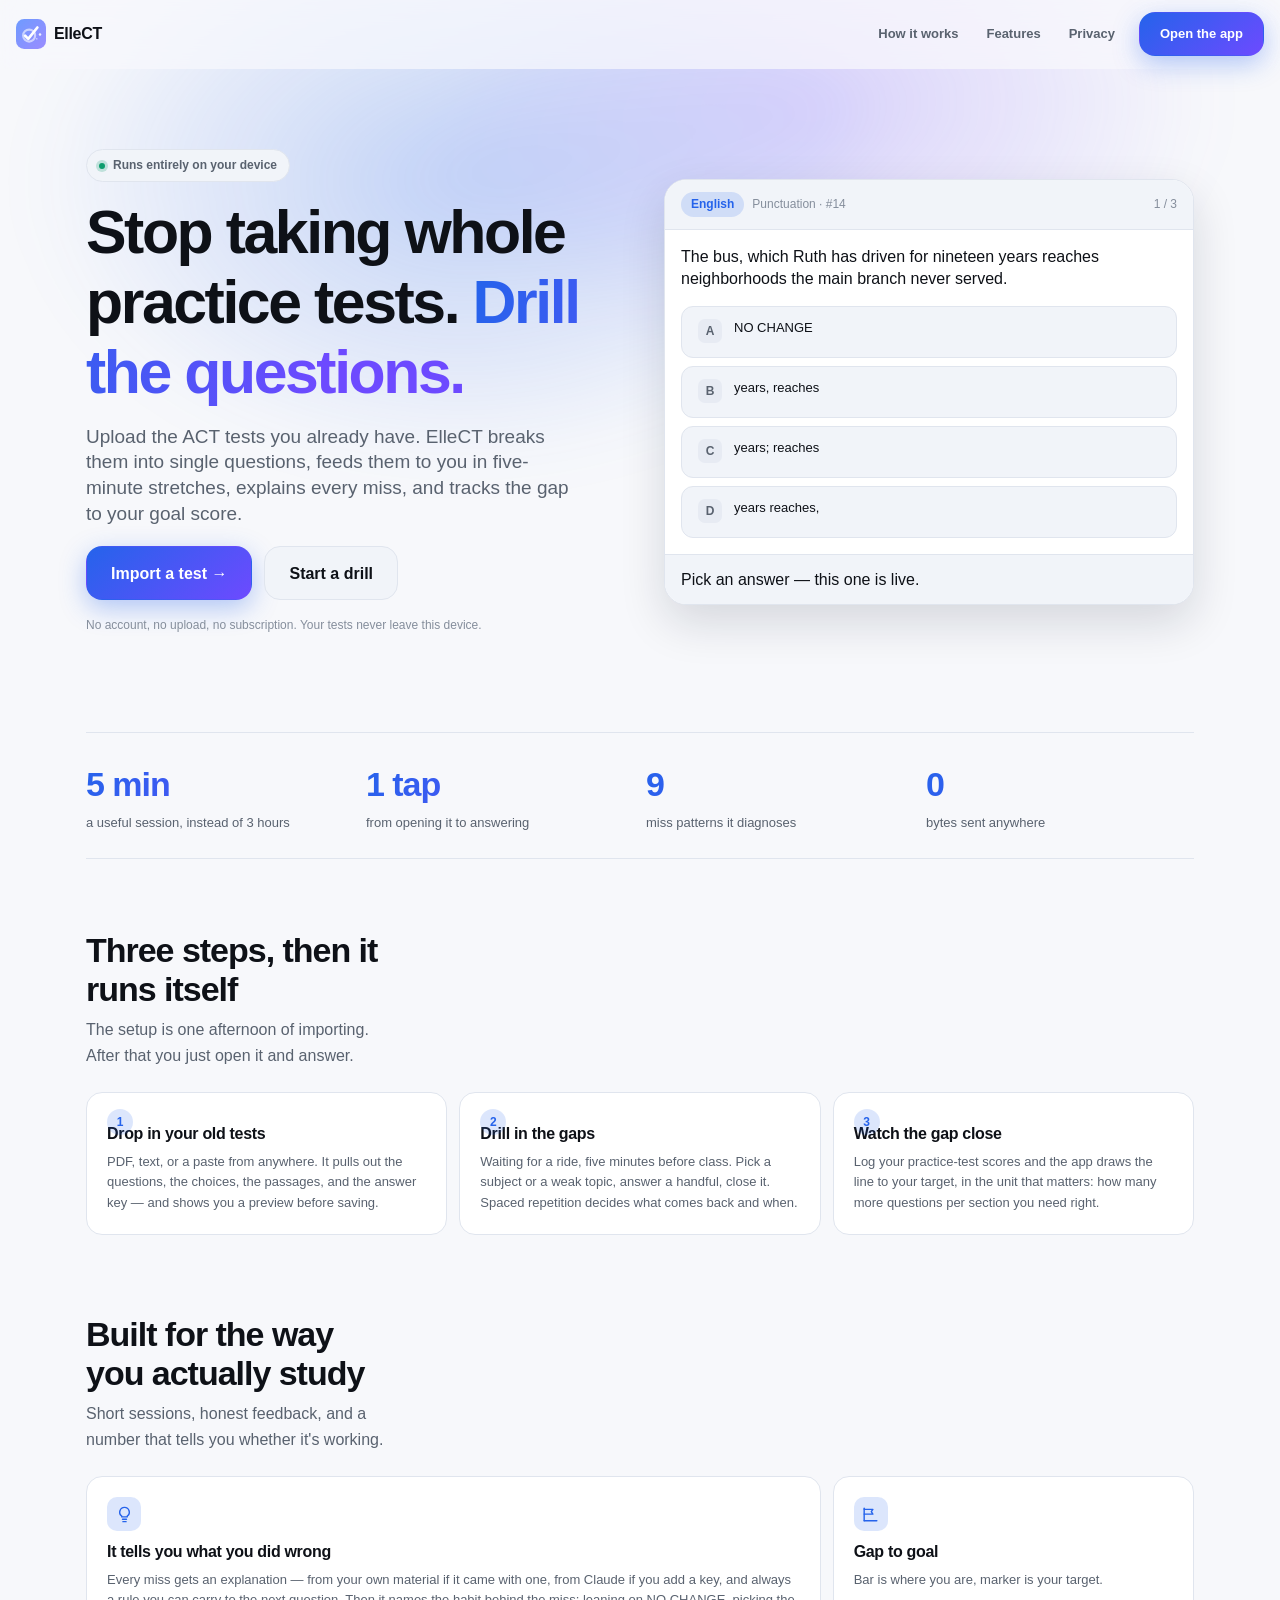
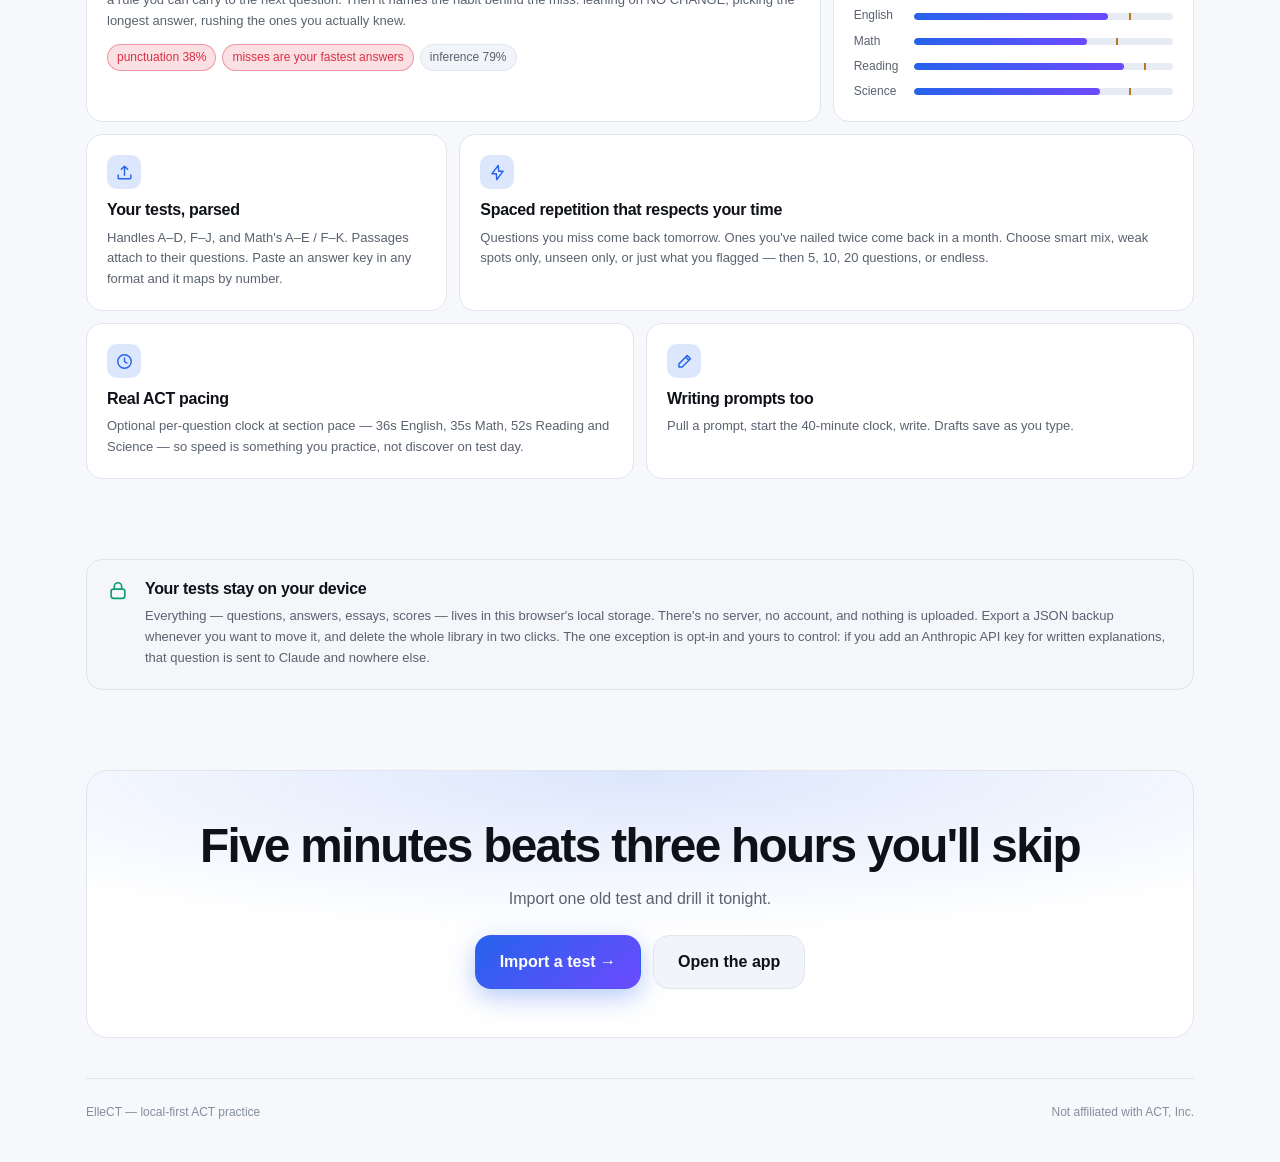
<file: index.html>
<!DOCTYPE html>
<html lang="en">
<head>
<meta charset="utf-8">
<meta name="viewport" content="width=device-width, initial-scale=1, viewport-fit=cover">
<meta name="color-scheme" content="dark light">
<meta name="theme-color" content="#0b0d10" media="(prefers-color-scheme: dark)">
<meta name="theme-color" content="#f7f8fb" media="(prefers-color-scheme: light)">
<meta name="description" content="Drill ACT questions from your own old tests, a few at a time. ElleCT tells you why you missed each one and tracks how far you are from your goal score.">
<title>ElleCT — drill your own ACT tests, a few questions at a time</title>
<link rel="stylesheet" href="css/tokens.css?v=2">
<link rel="stylesheet" href="css/landing.css?v=2">
<link rel="icon" type="image/svg+xml" href="assets/logo.svg">
</head>
<body class="landing">

<svg width="0" height="0" style="position:absolute" aria-hidden="true"><defs>
  <g id="l-bolt" fill="none" stroke="currentColor" stroke-width="1.8" stroke-linecap="round" stroke-linejoin="round"><path d="M13 3 5 13.5h5.5L11 21l8-10.5h-5.5z"/></g>
  <g id="l-coach" fill="none" stroke="currentColor" stroke-width="1.8" stroke-linecap="round" stroke-linejoin="round"><path d="M9.5 18h5M10 21h4"/><path d="M12 3a6 6 0 0 0-3.5 10.9V15h7v-1.1A6 6 0 0 0 12 3Z"/></g>
  <g id="l-goal" fill="none" stroke="currentColor" stroke-width="1.8" stroke-linecap="round" stroke-linejoin="round"><path d="M4 20V4"/><path d="M4 5.5h11l-2 3 2 3H4"/><path d="M4 20h16"/></g>
  <g id="l-upload" fill="none" stroke="currentColor" stroke-width="1.8" stroke-linecap="round" stroke-linejoin="round"><path d="M12 15.5V4m0 0L8 8m4-4 4 4"/><path d="M4 15v3.5A1.5 1.5 0 0 0 5.5 20h13a1.5 1.5 0 0 0 1.5-1.5V15"/></g>
  <g id="l-clock" fill="none" stroke="currentColor" stroke-width="1.8" stroke-linecap="round" stroke-linejoin="round"><circle cx="12" cy="12" r="8.5"/><path d="M12 7.5V12l3 2"/></g>
  <g id="l-pen" fill="none" stroke="currentColor" stroke-width="1.8" stroke-linecap="round" stroke-linejoin="round"><path d="M15.5 4.5 19.5 8.5 9 19H5v-4z"/><path d="M13.5 6.5 17.5 10.5"/></g>
  <g id="l-lock" fill="none" stroke="currentColor" stroke-width="1.8" stroke-linecap="round" stroke-linejoin="round"><rect x="4.5" y="10" width="15" height="10" rx="2.5"/><path d="M8 10V7a4 4 0 0 1 8 0v3"/></g>
</defs></svg>

<div class="glow" aria-hidden="true"></div>

<nav class="lnav" id="lnav">
  <a class="brand" href="landing.html">
    <svg class="mark" viewBox="0 0 48 48" width="30" height="30" aria-hidden="true">
      <defs><linearGradient id="lgL" x1="0" y1="0" x2="1" y2="1">
        <stop offset="0" stop-color="#6e9bff"/><stop offset="1" stop-color="#9b8cff"/>
      </linearGradient></defs>
      <rect width="48" height="48" rx="13" fill="url(#lgL)"/>
      <circle cx="21" cy="26.5" r="9.6" fill="none" stroke="#fff" stroke-width="3.5" opacity=".58"/>
      <path d="M14.6 26.8 19.6 31.8 34.2 13.6" fill="none" stroke="#fff" stroke-width="4.3"
            stroke-linecap="round" stroke-linejoin="round"/>
      <circle cx="38.4" cy="24.6" r="2" fill="#fff" opacity=".85"/>
      <circle cx="33.2" cy="31.6" r="1.35" fill="#fff" opacity=".55"/>
    </svg>
    ElleCT
  </a>
  <div class="spacer"></div>
  <div class="lnav-links">
    <a href="#how">How it works</a>
    <a href="#features">Features</a>
    <a href="#privacy">Privacy</a>
  </div>
  <a class="btn btn-primary" href="app.html" style="min-height:44px;padding:0 20px;font-size:var(--fs-sm)">Open the app</a>
</nav>

<div class="wrap">

  <!-- ============================ HERO ============================ -->
  <header class="hero">
    <div>
      <span class="eyebrow"><span class="dot"></span> Runs entirely on your device</span>
      <h1 class="display">Stop taking whole practice tests. <em>Drill the questions.</em></h1>
      <p class="lede">
        Upload the ACT tests you already have. ElleCT breaks them into single
        questions, feeds them to you in five-minute stretches, explains every
        miss, and tracks the gap to your goal score.
      </p>
      <div class="cta-row">
        <a class="btn btn-primary" href="app.html#import">Import a test →</a>
        <a class="btn btn-ghost" href="app.html#study">Start a drill</a>
      </div>
      <p class="cta-note">No account, no upload, no subscription. Your tests never leave this device.</p>
    </div>

    <!-- The hero demo is a working question, not a screenshot. -->
    <div class="demo" id="demo">
      <div class="demo-bar">
        <span class="pill" id="demoSubject">English</span>
        <span id="demoSource">ACT 2019 · #14</span>
        <span class="right" id="demoProgress">1 / 3</span>
      </div>
      <div class="demo-body">
        <p class="demo-stem" id="demoStem"></p>
        <div class="demo-choices" id="demoChoices"></div>
        <div class="demo-feedback" id="demoFeedback" hidden></div>
      </div>
      <div class="demo-foot">
        <span class="hint" id="demoHint">Pick an answer — this one is live.</span>
        <button id="demoNext" hidden>Next question</button>
      </div>
    </div>
  </header>

  <!-- ============================ PROOF ============================ -->
  <div class="strip reveal">
    <div><div class="k">5 min</div><div class="v">a useful session, instead of 3 hours</div></div>
    <div><div class="k">1 tap</div><div class="v">from opening it to answering</div></div>
    <div><div class="k">9</div><div class="v">miss patterns it diagnoses</div></div>
    <div><div class="k">0</div><div class="v">bytes sent anywhere</div></div>
  </div>

  <!-- ============================ HOW ============================ -->
  <section class="band" id="how">
    <div class="section-head reveal">
      <h2>Three steps, then it runs itself</h2>
      <p>The setup is one afternoon of importing. After that you just open it and answer.</p>
    </div>
    <div class="steps reveal">
      <div class="step">
        <h3>Drop in your old tests</h3>
        <p>PDF, text, or a paste from anywhere. It pulls out the questions, the choices,
           the passages, and the answer key — and shows you a preview before saving.</p>
      </div>
      <div class="step">
        <h3>Drill in the gaps</h3>
        <p>Waiting for a ride, five minutes before class. Pick a subject or a weak topic,
           answer a handful, close it. Spaced repetition decides what comes back and when.</p>
      </div>
      <div class="step">
        <h3>Watch the gap close</h3>
        <p>Log your practice-test scores and the app draws the line to your target,
           in the unit that matters: how many more questions per section you need right.</p>
      </div>
    </div>
  </section>

  <!-- ============================ FEATURES ============================ -->
  <section class="band" id="features">
    <div class="section-head reveal">
      <h2>Built for the way you actually study</h2>
      <p>Short sessions, honest feedback, and a number that tells you whether it's working.</p>
    </div>

    <div class="bento reveal">
      <div class="cell">
        <div class="ic"><svg viewBox="0 0 24 24" width="19" height="19"><use href="#l-coach"/></svg></div>
        <h3>It tells you what you did wrong</h3>
        <p>Every miss gets an explanation — from your own material if it came with one,
           from Claude if you add a key, and always a rule you can carry to the next question.
           Then it names the habit behind the miss: leaning on NO CHANGE, picking the longest
           answer, rushing the ones you actually knew.</p>
        <div class="mini-tags">
          <span class="hot">punctuation 38%</span>
          <span class="hot">misses are your fastest answers</span>
          <span>inference 79%</span>
        </div>
      </div>

      <div class="cell">
        <div class="ic"><svg viewBox="0 0 24 24" width="19" height="19"><use href="#l-goal"/></svg></div>
        <h3>Gap to goal</h3>
        <p>Bar is where you are, marker is your target.</p>
        <div class="mini">
          <div class="mini-row"><span class="nm">English</span><span class="track"><i class="fill" data-w="75"></i><span class="mk" style="left:83%"></span></span></div>
          <div class="mini-row"><span class="nm">Math</span><span class="track"><i class="fill" data-w="67"></i><span class="mk" style="left:78%"></span></span></div>
          <div class="mini-row"><span class="nm">Reading</span><span class="track"><i class="fill" data-w="81"></i><span class="mk" style="left:89%"></span></span></div>
          <div class="mini-row"><span class="nm">Science</span><span class="track"><i class="fill" data-w="72"></i><span class="mk" style="left:83%"></span></span></div>
        </div>
      </div>

      <div class="cell">
        <div class="ic"><svg viewBox="0 0 24 24" width="19" height="19"><use href="#l-upload"/></svg></div>
        <h3>Your tests, parsed</h3>
        <p>Handles A–D, F–J, and Math's A–E / F–K. Passages attach to their questions.
           Paste an answer key in any format and it maps by number.</p>
      </div>

      <div class="cell">
        <div class="ic"><svg viewBox="0 0 24 24" width="19" height="19"><use href="#l-bolt"/></svg></div>
        <h3>Spaced repetition that respects your time</h3>
        <p>Questions you miss come back tomorrow. Ones you've nailed twice come back in a
           month. Choose smart mix, weak spots only, unseen only, or just what you flagged —
           then 5, 10, 20 questions, or endless.</p>
      </div>

      <div class="cell">
        <div class="ic"><svg viewBox="0 0 24 24" width="19" height="19"><use href="#l-clock"/></svg></div>
        <h3>Real ACT pacing</h3>
        <p>Optional per-question clock at section pace — 36s English, 35s Math,
           52s Reading and Science — so speed is something you practice, not discover on test day.</p>
      </div>

      <div class="cell">
        <div class="ic"><svg viewBox="0 0 24 24" width="19" height="19"><use href="#l-pen"/></svg></div>
        <h3>Writing prompts too</h3>
        <p>Pull a prompt, start the 40-minute clock, write. Drafts save as you type.</p>
      </div>
    </div>
  </section>

  <!-- ============================ PRIVACY ============================ -->
  <section class="band" id="privacy">
    <div class="note reveal">
      <span class="ic"><svg viewBox="0 0 24 24" width="22" height="22"><use href="#l-lock"/></svg></span>
      <div>
        <h3>Your tests stay on your device</h3>
        <p>Everything — questions, answers, essays, scores — lives in this browser's local
          storage. There's no server, no account, and nothing is uploaded. Export a JSON
          backup whenever you want to move it, and delete the whole library in two clicks.
          The one exception is opt-in and yours to control: if you add an Anthropic API key
          for written explanations, that question is sent to Claude and nowhere else.</p>
      </div>
    </div>
  </section>

  <!-- ============================ FINAL CTA ============================ -->
  <section class="final reveal">
    <h2>Five minutes beats three hours you'll skip</h2>
    <p>Import one old test and drill it tonight.</p>
    <div class="cta-row">
      <a class="btn btn-primary" href="app.html#import">Import a test →</a>
      <a class="btn btn-ghost" href="app.html#study">Open the app</a>
    </div>
  </section>

  <footer class="lfoot">
    <span>ElleCT — local-first ACT practice</span>
    <span class="spacer"></span>
    <span>Not affiliated with ACT, Inc.</span>
  </footer>
</div>

<script type="module" src="js/landing.js"></script>
</body>
</html>
</file>
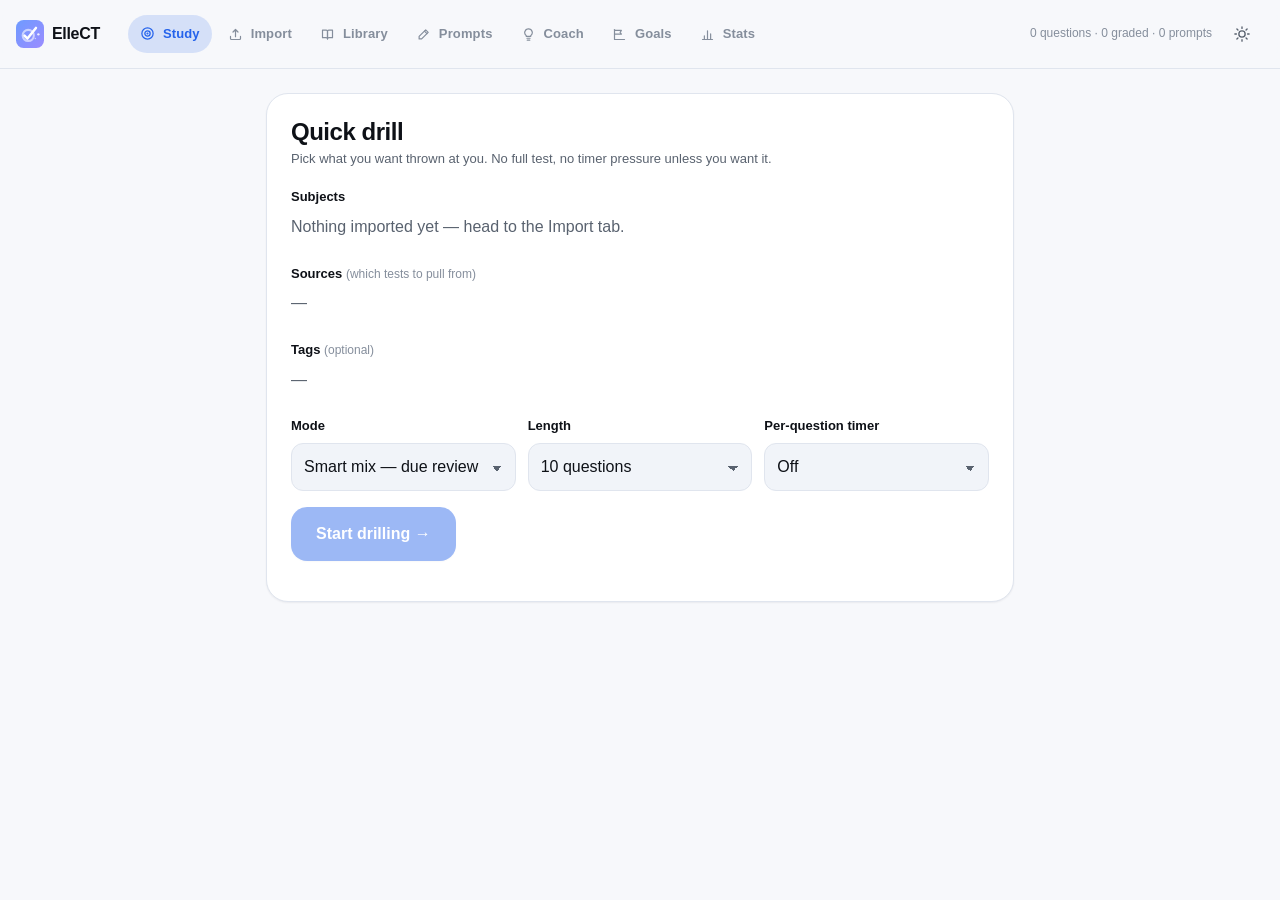
<file: app.html>
<!DOCTYPE html>
<html lang="en">
<head>
<meta charset="utf-8">
<!-- viewport-fit=cover lets the layout reach under the notch; we then pad with
     env(safe-area-inset-*). No maximum-scale: pinch-zoom stays available. -->
<meta name="viewport" content="width=device-width, initial-scale=1, viewport-fit=cover">
<meta name="color-scheme" content="dark light">
<meta name="theme-color" content="#0b0d10" media="(prefers-color-scheme: dark)">
<meta name="theme-color" content="#f7f8fb" media="(prefers-color-scheme: light)">
<meta name="apple-mobile-web-app-capable" content="yes">
<meta name="apple-mobile-web-app-status-bar-style" content="black-translucent">
<title>ElleCT — question drill</title>
<link rel="stylesheet" href="css/tokens.css?v=2">
<link rel="stylesheet" href="css/styles.css?v=2">
<link rel="icon" type="image/svg+xml" href="assets/logo.svg">
</head>
<body class="app">

<!-- icon sprite -->
<svg width="0" height="0" style="position:absolute" aria-hidden="true">
  <defs>
    <g id="i-study" fill="none" stroke="currentColor" stroke-width="1.9" stroke-linecap="round" stroke-linejoin="round">
      <circle cx="12" cy="12" r="8.5"/><circle cx="12" cy="12" r="4"/><circle cx="12" cy="12" r="0.6" fill="currentColor"/>
    </g>
    <g id="i-import" fill="none" stroke="currentColor" stroke-width="1.9" stroke-linecap="round" stroke-linejoin="round">
      <path d="M12 15.5V4m0 0L8 8m4-4 4 4"/><path d="M4 15v3.5A1.5 1.5 0 0 0 5.5 20h13a1.5 1.5 0 0 0 1.5-1.5V15"/>
    </g>
    <g id="i-library" fill="none" stroke="currentColor" stroke-width="1.9" stroke-linecap="round" stroke-linejoin="round">
      <path d="M4 5h6a2 2 0 0 1 2 2v12a2 2 0 0 0-2-2H4z"/><path d="M20 5h-6a2 2 0 0 0-2 2v12a2 2 0 0 1 2-2h6z"/>
    </g>
    <g id="i-prompts" fill="none" stroke="currentColor" stroke-width="1.9" stroke-linecap="round" stroke-linejoin="round">
      <path d="M15.5 4.5 19.5 8.5 9 19H5v-4z"/><path d="M13.5 6.5 17.5 10.5"/>
    </g>
    <g id="i-coach" fill="none" stroke="currentColor" stroke-width="1.9" stroke-linecap="round" stroke-linejoin="round">
      <path d="M9.5 18h5M10 21h4"/><path d="M12 3a6 6 0 0 0-3.5 10.9V15h7v-1.1A6 6 0 0 0 12 3Z"/>
    </g>
    <g id="i-goals" fill="none" stroke="currentColor" stroke-width="1.9" stroke-linecap="round" stroke-linejoin="round">
      <path d="M4 20V4"/><path d="M4 5.5h11l-2 3 2 3H4"/><path d="M4 20h16"/>
    </g>
    <g id="i-stats" fill="none" stroke="currentColor" stroke-width="1.9" stroke-linecap="round" stroke-linejoin="round">
      <path d="M4 20h16"/><path d="M7 20v-6M12 20V6M17 20v-9"/>
    </g>
    <g id="i-more" fill="none" stroke="currentColor" stroke-width="2.2" stroke-linecap="round">
      <path d="M6 12h.01M12 12h.01M18 12h.01"/>
    </g>
    <g id="i-theme" fill="none" stroke="currentColor" stroke-width="1.8" stroke-linecap="round" stroke-linejoin="round">
      <circle cx="12" cy="12" r="4.2"/><path d="M12 2.5v2M12 19.5v2M2.5 12h2M19.5 12h2M5.2 5.2l1.4 1.4M17.4 17.4l1.4 1.4M18.8 5.2l-1.4 1.4M6.6 17.4l-1.4 1.4"/>
    </g>
  </defs>
</svg>

<header class="topbar">
  <a class="brand" href="index.html">
    <svg class="mark" viewBox="0 0 48 48" width="28" height="28" aria-hidden="true">
      <defs><linearGradient id="lgA" x1="0" y1="0" x2="1" y2="1">
        <stop offset="0" stop-color="#6e9bff"/><stop offset="1" stop-color="#9b8cff"/>
      </linearGradient></defs>
      <rect width="48" height="48" rx="13" fill="url(#lgA)"/>
      <circle cx="21" cy="26.5" r="9.6" fill="none" stroke="#fff" stroke-width="3.5" opacity=".58"/>
      <path d="M14.6 26.8 19.6 31.8 34.2 13.6" fill="none" stroke="#fff" stroke-width="4.3"
            stroke-linecap="round" stroke-linejoin="round"/>
      <circle cx="38.4" cy="24.6" r="2" fill="#fff" opacity=".85"/>
      <circle cx="33.2" cy="31.6" r="1.35" fill="#fff" opacity=".55"/>
    </svg>
    ElleCT
  </a>

  <nav class="tabs" id="tabs" aria-label="Sections">
    <button class="tab" data-view="study"><svg class="ico" viewBox="0 0 24 24" width="1em" height="1em"><use href="#i-study"/></svg><span>Study</span></button>
    <button class="tab" data-view="import"><svg class="ico" viewBox="0 0 24 24" width="1em" height="1em"><use href="#i-import"/></svg><span>Import</span></button>
    <button class="tab secondary" data-view="library"><svg class="ico" viewBox="0 0 24 24" width="1em" height="1em"><use href="#i-library"/></svg><span>Library</span></button>
    <button class="tab secondary" data-view="prompts"><svg class="ico" viewBox="0 0 24 24" width="1em" height="1em"><use href="#i-prompts"/></svg><span>Prompts</span></button>
    <button class="tab" data-view="coach"><svg class="ico" viewBox="0 0 24 24" width="1em" height="1em"><use href="#i-coach"/></svg><span>Coach</span></button>
    <button class="tab" data-view="goals"><svg class="ico" viewBox="0 0 24 24" width="1em" height="1em"><use href="#i-goals"/></svg><span>Goals</span></button>
    <button class="tab secondary" data-view="stats"><svg class="ico" viewBox="0 0 24 24" width="1em" height="1em"><use href="#i-stats"/></svg><span>Stats</span></button>
    <button class="tab more-btn" id="moreBtn" aria-expanded="false" aria-controls="navSheet"><svg class="ico" viewBox="0 0 24 24" width="1em" height="1em"><use href="#i-more"/></svg><span>More</span></button>
  </nav>

  <div class="head-right">
    <div class="counts" id="topCounts"></div>
    <button class="icon-btn" id="themeBtn" title="Theme" aria-label="Switch theme"><svg viewBox="0 0 24 24" width="18" height="18"><use href="#i-theme"/></svg></button>
  </div>
</header>

<!-- overflow nav for phones: holds whatever doesn't fit in the tab bar -->
<div class="nav-sheet" id="navSheet" hidden>
  <button class="tab sheet-item" data-view="library"><svg class="ico" viewBox="0 0 24 24" width="1em" height="1em"><use href="#i-library"/></svg><span>Library</span></button>
  <button class="tab sheet-item" data-view="prompts"><svg class="ico" viewBox="0 0 24 24" width="1em" height="1em"><use href="#i-prompts"/></svg><span>Prompts</span></button>
  <button class="tab sheet-item" data-view="stats"><svg class="ico" viewBox="0 0 24 24" width="1em" height="1em"><use href="#i-stats"/></svg><span>Stats</span></button>
</div>
<div class="scrim" id="scrim" hidden></div>

<main>

<!-- ==================== STUDY ==================== -->
<section class="view" id="view-study">

  <div class="panel setup" id="studySetup">
    <h1>Quick drill</h1>
    <p class="sub">Pick what you want thrown at you. No full test, no timer pressure unless you want it.</p>

    <div class="field">
      <label>Subjects</label>
      <div class="chips" id="subjChips"></div>
    </div>

    <div class="field">
      <label>Sources <span class="hint">(which tests to pull from)</span></label>
      <div class="chips" id="sourceChips"></div>
    </div>

    <div class="field">
      <label>Tags <span class="hint">(optional)</span></label>
      <div class="chips" id="tagChips"></div>
    </div>

    <div class="row">
      <div class="field">
        <label for="modeSel">Mode</label>
        <select id="modeSel">
          <option value="smart">Smart mix — due review + new</option>
          <option value="weak">Weak spots — stuff I keep missing</option>
          <option value="unseen">Only questions I've never seen</option>
          <option value="flagged">Flagged only</option>
          <option value="random">Pure random</option>
        </select>
      </div>
      <div class="field">
        <label for="lenSel">Length</label>
        <select id="lenSel">
          <option value="5">5 questions</option>
          <option value="10" selected>10 questions</option>
          <option value="20">20 questions</option>
          <option value="0">Endless</option>
        </select>
      </div>
      <div class="field">
        <label for="timerSel">Per-question timer</label>
        <select id="timerSel">
          <option value="0" selected>Off</option>
          <option value="35">35s (Math pace)</option>
          <option value="36">36s (English pace)</option>
          <option value="52">52s (Reading/Science pace)</option>
          <option value="60">60s</option>
        </select>
      </div>
    </div>

    <button class="primary big" id="startBtn">Start drilling →</button>
    <p class="empty-note" id="poolNote"></p>
  </div>

  <div class="panel drill hidden" id="drill">
    <div class="drill-head">
      <div class="drill-meta">
        <span class="pill" id="qSubject"></span>
        <span id="qSource"></span>
      </div>
      <div class="drill-meta">
        <span class="timer" id="qTimer"></span>
        <span id="qProgress"></span>
        <button class="icon-btn" id="flagBtn" title="Flag for later (F)" aria-label="Flag question">⚑</button>
        <button class="icon-btn" id="quitBtn" title="End session" aria-label="End session">✕</button>
      </div>
    </div>
    <div class="qbar"><i id="qbarFill" style="width:0%"></i></div>

    <div class="passage collapsed hidden" id="qPassage">
      <button class="passage-toggle" id="passageToggle">Passage <span aria-hidden="true">▾</span></button>
      <div class="passage-body" id="passageBody"></div>
    </div>

    <div class="stem" id="qStem"></div>
    <div class="choices" id="qChoices"></div>

    <div class="verdict hidden" id="verdict"></div>
    <div class="explanation hidden" id="qExplanation"></div>

    <div class="drill-foot">
      <button class="ghost" id="revealBtn">Answer</button>
      <button class="ghost" id="explainBtn">Explain</button>
      <button class="ghost" id="skipBtn">Skip</button>
      <button class="primary" id="nextBtn">Next →</button>
    </div>
    <p class="keyhint">Keys: <kbd>A</kbd>–<kbd>K</kbd> answer · <kbd>Enter</kbd> next · <kbd>S</kbd> skip · <kbd>F</kbd> flag · <kbd>E</kbd> explain</p>
  </div>

  <div class="panel summary hidden" id="summary"></div>
</section>

<!-- ==================== IMPORT ==================== -->
<section class="view hidden" id="view-import">
  <div class="panel">
    <h1>Add material</h1>
    <p class="sub">Drop in a PDF or text of an old test, paste questions, or add one by hand. Everything stays on this device.</p>

    <div class="dropzone" id="dropzone">
      <strong>Drop files here</strong>
      <span>PDF · TXT · MD · CSV · JSON backup</span>
      <input type="file" id="fileInput" multiple accept=".pdf,.txt,.md,.json,.csv" hidden>
      <button class="ghost" id="browseBtn">Choose files</button>
    </div>

    <div class="row">
      <div class="field">
        <label for="srcName">Source name <span class="hint">(what test is this?)</span></label>
        <input id="srcName" placeholder="e.g. ACT 2019 April 74C" autocapitalize="words">
      </div>
      <div class="field">
        <label for="srcSubject">Subject</label>
        <select id="srcSubject">
          <option value="auto">Auto-detect</option>
          <option>English</option>
          <option>Math</option>
          <option>Reading</option>
          <option>Science</option>
          <option>Writing</option>
        </select>
      </div>
      <div class="field">
        <label for="srcTags">Tags <span class="hint">(comma separated)</span></label>
        <input id="srcTags" placeholder="commas, geometry, inference" autocapitalize="none">
      </div>
    </div>

    <div class="field">
      <label for="pasteBox">Paste test text</label>
      <textarea id="pasteBox" rows="10" spellcheck="false" placeholder="1. The underlined portion should be:
A. NO CHANGE
B. having ran
C. having run
D. OMIT the underlined portion.

2. ..."></textarea>
    </div>

    <div class="field">
      <label for="keyBox">Answer key <span class="hint">(optional — any format, e.g. "1. A  2. J  3. C")</span></label>
      <textarea id="keyBox" rows="3" spellcheck="false" placeholder="1. A   2. J   3. C   4. F ..."></textarea>
    </div>

    <div class="actions">
      <button class="primary" id="parseBtn">Parse &amp; preview</button>
      <button class="ghost" id="manualBtn">+ Add manually</button>
    </div>
  </div>

  <div class="panel hidden" id="previewPanel">
    <h2>Preview <span class="muted" id="previewCount"></span></h2>
    <p class="sub">Check a few. Anything wrong can be fixed from the Library tab after saving.</p>
    <div id="previewList" class="preview-list"></div>
    <div class="actions">
      <button class="primary" id="saveBtn">Save to library</button>
      <button class="ghost" id="discardBtn">Discard</button>
    </div>
  </div>
</section>

<!-- ==================== LIBRARY ==================== -->
<section class="view hidden" id="view-library">
  <div class="panel">
    <h1>Library</h1>
    <div class="row">
      <div class="field grow">
        <label for="libSearch">Search</label>
        <input id="libSearch" type="search" placeholder="Search stems, choices, tags…" autocapitalize="none">
      </div>
      <div class="field">
        <label for="libSubject">Subject</label>
        <select id="libSubject"><option value="">All</option></select>
      </div>
      <div class="field">
        <label for="libSource">Source</label>
        <select id="libSource"><option value="">All</option></select>
      </div>
    </div>
    <div class="actions">
      <button class="ghost" id="exportBtn">Export backup</button>
      <button class="ghost danger" id="wipeBtn">Delete everything</button>
    </div>
    <div id="libList" class="lib-list"></div>
  </div>
</section>

<!-- ==================== PROMPTS ==================== -->
<section class="view hidden" id="view-prompts">
  <div class="panel">
    <h1>Writing prompts</h1>
    <p class="sub">Pull a prompt, set a clock, write. Drafts save as you type.</p>
    <div class="actions">
      <button class="primary" id="randomPromptBtn">Random prompt</button>
      <button class="ghost" id="newPromptBtn">+ Add prompt</button>
    </div>
    <div id="promptStage"></div>
    <h2 class="mt">All prompts</h2>
    <div id="promptList" class="lib-list"></div>
  </div>
</section>

<!-- ==================== COACH ==================== -->
<section class="view hidden" id="view-coach">
  <div class="panel">
    <h1>What you're getting wrong</h1>
    <p class="sub">Built from your actual misses — not generic advice.</p>
    <div id="diagnosis" class="diagnosis"></div>
  </div>

  <div class="panel">
    <h2>Explanations</h2>
    <p class="sub">Explanations that came with your imported material are used first. For anything without one, Claude can write the explanation on the spot.</p>
    <div class="field">
      <label for="apiKey">Anthropic API key <span class="hint">(optional, stored only in this browser)</span></label>
      <input id="apiKey" type="password" placeholder="sk-ant-…" autocomplete="off" autocapitalize="none" spellcheck="false">
      <div class="actions">
        <button class="ghost" id="saveKeyBtn">Save</button>
        <button class="ghost" id="clearKeyBtn">Remove</button>
      </div>
      <p class="hint" id="keyState"></p>
    </div>
    <label class="check" for="autoExplain"><input type="checkbox" id="autoExplain"> Auto-explain every miss during drills</label>
  </div>

  <div class="panel">
    <h2>Strategy tips</h2>
    <div class="chips" id="tipSubjChips"></div>
    <div id="tipList" class="tip-list"></div>
  </div>
</section>

<!-- ==================== GOALS ==================== -->
<section class="view hidden" id="view-goals">
  <div class="panel">
    <h1>Goal &amp; progress</h1>
    <div class="row">
      <div class="field"><label for="goalComposite">Target composite</label><input id="goalComposite" type="number" inputmode="numeric" min="1" max="36" placeholder="30"></div>
      <div class="field"><label for="goalDate">Test date</label><input id="goalDate" type="date"></div>
      <div class="field"><label for="goalBaseline">Baseline <span class="hint">(optional)</span></label><input id="goalBaseline" type="number" inputmode="numeric" min="1" max="36" placeholder="24"></div>
    </div>
    <div class="row">
      <div class="field narrow"><label for="goalEnglish">Eng</label><input id="goalEnglish" type="number" inputmode="numeric" min="1" max="36"></div>
      <div class="field narrow"><label for="goalMath">Math</label><input id="goalMath" type="number" inputmode="numeric" min="1" max="36"></div>
      <div class="field narrow"><label for="goalReading">Read</label><input id="goalReading" type="number" inputmode="numeric" min="1" max="36"></div>
      <div class="field narrow"><label for="goalScience">Sci</label><input id="goalScience" type="number" inputmode="numeric" min="1" max="36"></div>
    </div>
    <div class="actions">
      <button class="primary" id="saveGoalBtn">Save goal</button>
    </div>
    <div id="goalCards" class="stat-cards"></div>
  </div>

  <div class="panel">
    <h2>Score history</h2>
    <p class="sub">Log real tests you've taken — this is what the progress line is drawn from.</p>
    <div class="row">
      <div class="field"><label for="scDate">Date</label><input id="scDate" type="date"></div>
      <div class="field"><label for="scLabel">Label</label><input id="scLabel" placeholder="Practice 74C"></div>
    </div>
    <div class="row">
      <div class="field narrow"><label for="scE">Eng</label><input id="scE" type="number" inputmode="numeric" min="1" max="36"></div>
      <div class="field narrow"><label for="scM">Math</label><input id="scM" type="number" inputmode="numeric" min="1" max="36"></div>
      <div class="field narrow"><label for="scR">Read</label><input id="scR" type="number" inputmode="numeric" min="1" max="36"></div>
      <div class="field narrow"><label for="scS">Sci</label><input id="scS" type="number" inputmode="numeric" min="1" max="36"></div>
    </div>
    <div class="actions"><button class="primary" id="addScoreBtn">Add score</button></div>
    <div class="field mt">
      <label for="scPaste">Or paste scores <span class="hint">(one per line: <code>2026-09-14, Practice 1, 26, 24, 28, 25</code>)</span></label>
      <textarea id="scPaste" rows="3" spellcheck="false" placeholder="2026-09-14, Practice 74C, 26, 24, 28, 25"></textarea>
      <div class="actions"><button class="ghost" id="importScoresBtn">Import pasted scores</button></div>
    </div>
    <div id="progressChart"></div>
    <div id="scoreList" class="lib-list"></div>
  </div>
</section>

<!-- ==================== STATS ==================== -->
<section class="view hidden" id="view-stats">
  <div class="panel">
    <h1>Stats</h1>
    <div id="statCards" class="stat-cards"></div>
    <h2 class="mt">By subject</h2>
    <div id="bySubject"></div>
    <h2 class="mt">Worst 15 questions</h2>
    <div id="worstList" class="lib-list"></div>
    <h2 class="mt">Last 14 days</h2>
    <div id="heat"></div>
  </div>
</section>

</main>

<div id="toast" class="toast hidden" role="status" aria-live="polite"></div>

<script type="module" src="js/app.js"></script>
</body>
</html>
</file>
<file: css/tokens.css>
/* ============================================================================
   ElleCT — design tokens
   ----------------------------------------------------------------------------
   Borrowed deliberately:
   · Material 3      — role-based semantic tokens (surface / on-surface / primary)
                       rather than raw color names, so themes swap cleanly.
   · IBM Carbon      — in dark mode surfaces get LIGHTER as elevation rises;
                       in light mode they get darker. Elevation reads without
                       leaning on heavy shadows.
   · Atlassian       — dark mode combines a lifted surface WITH a soft shadow
                       instead of maximizing contrast, which is fatiguing.
   · Adobe Spectrum  — touch platforms scale up ~1.25×. Controls are 48px on
                       mobile, 40px on pointer devices; type scales with them.
   · GOV.UK / WCAG   — 44px minimum tap target and 8px minimum separation are
                       constraints, not suggestions.
   ========================================================================== */

:root {
  /* ---- palette: dark is the default surface for long study sessions ---- */
  --surface-0:  #0b0d10;   /* page */
  --surface-1:  #12151a;   /* card */
  --surface-2:  #181c23;   /* raised: inputs, chips */
  --surface-3:  #212632;   /* raised further: hover, popovers */
  --surface-in: #0e1116;   /* inset: wells, code, passage bodies */

  --border:        #262c37;
  --border-strong: #39414f;

  --text:       #e9ecf2;
  --text-muted: #98a2b3;
  --text-faint: #6b7484;

  --primary:      #6e9bff;
  --primary-hover:#87adff;
  --primary-ink:  #08101f;   /* text ON primary */
  --primary-soft: color-mix(in srgb, var(--primary) 16%, transparent);
  --accent:       #9b8cff;

  --success:      #34d399;
  --success-soft: color-mix(in srgb, var(--success) 15%, transparent);
  --danger:       #fb7185;
  --danger-soft:  color-mix(in srgb, var(--danger) 15%, transparent);
  --warning:      #fbbf24;
  --warning-soft: color-mix(in srgb, var(--warning) 15%, transparent);

  --focus: var(--primary);

  /* ---- elevation (Atlassian: shadow + surface, never contrast alone) ---- */
  --shadow-1: 0 1px 2px rgb(0 0 0 / .28);
  --shadow-2: 0 4px 14px rgb(0 0 0 / .34);
  --shadow-3: 0 14px 40px rgb(0 0 0 / .44);

  /* ---- type ------------------------------------------------------------
     Fluid between a 360px phone and a 1280px desktop. Body never drops below
     16px: iOS Safari auto-zooms any focused input under 16px.               */
  --font: ui-sans-serif, -apple-system, BlinkMacSystemFont, "Segoe UI", Inter,
          Roboto, "Helvetica Neue", sans-serif;
  --font-mono: ui-monospace, SFMono-Regular, "SF Mono", Menlo, monospace;

  --fs-xs:  0.75rem;                                    /* 12 — meta only */
  --fs-sm:  0.8125rem;                                  /* 13 */
  --fs-md:  1rem;                                       /* 16 — floor */
  --fs-lg:  clamp(1.0625rem, 0.99rem + 0.32vw, 1.1875rem);
  --fs-xl:  clamp(1.25rem,  1.13rem + 0.53vw,  1.5rem);
  --fs-2xl: clamp(1.5rem,   1.24rem + 1.15vw,  2.125rem);
  --fs-3xl: clamp(1.875rem, 1.44rem + 1.93vw,  3rem);
  --fs-4xl: clamp(2.125rem, 1.47rem + 2.91vw,  4rem);

  --lh-tight: 1.15;
  --lh-snug:  1.35;
  --lh-body:  1.6;

  /* ---- space (4pt grid) ---- */
  --s-1: 4px;  --s-2: 8px;  --s-3: 12px; --s-4: 16px;
  --s-5: 20px; --s-6: 24px; --s-8: 32px; --s-10: 40px;
  --s-12: 48px; --s-16: 64px; --s-20: 80px;

  /* ---- shape ---- */
  --r-sm: 8px; --r-md: 12px; --r-lg: 16px; --r-xl: 22px; --r-full: 999px;

  /* ---- controls: Spectrum's touch-up-scale ---- */
  --tap-min: 44px;        /* WCAG 2.5.5 / Apple HIG floor */
  --control-h: 48px;      /* mobile default */
  --control-px: 18px;
  --gap-min: 8px;         /* minimum separation between tap targets */

  /* ---- motion ---- */
  --ease: cubic-bezier(.2, .8, .2, 1);
  --ease-spring: cubic-bezier(.34, 1.42, .48, 1);
  --t-fast: 120ms;
  --t-mid:  200ms;
  --t-slow: 340ms;

  /* ---- layout ---- */
  --page-max: 780px;
  --wide-max: 1140px;
  --safe-t: env(safe-area-inset-top, 0px);
  --safe-b: env(safe-area-inset-bottom, 0px);
  --safe-l: env(safe-area-inset-left, 0px);
  --safe-r: env(safe-area-inset-right, 0px);
  --navbar-h: 60px;       /* bottom tab bar on mobile */

  color-scheme: dark;
}

/* Pointer devices: Spectrum's 1:1.25 — controls shrink ~20% off touch. */
@media (pointer: fine) and (min-width: 700px) {
  :root { --control-h: 40px; --control-px: 15px; }
}

/* ---- light theme ---------------------------------------------------------
   Carbon inverted: surfaces get DARKER as they rise, so the same elevation
   ladder reads correctly in both themes.                                    */
@media (prefers-color-scheme: light) {
  :root:not([data-theme="dark"]) {
    --surface-0:  #f7f8fb;
    --surface-1:  #ffffff;
    --surface-2:  #f1f4f9;
    --surface-3:  #e7ebf3;
    --surface-in: #f4f6fa;

    --border:        #e0e5ee;
    --border-strong: #c3cbd9;

    --text:       #0e1117;
    --text-muted: #59626f;
    --text-faint: #858e9c;

    --primary:      #2563eb;
    --primary-hover:#1d4ed8;
    --primary-ink:  #ffffff;
    --accent:       #6d4aff;

    --success: #0f9d6e;
    --danger:  #dc2f45;
    --warning: #b7791f;

    --shadow-1: 0 1px 2px rgb(16 24 40 / .06);
    --shadow-2: 0 6px 18px rgb(16 24 40 / .09);
    --shadow-3: 0 18px 46px rgb(16 24 40 / .14);

    color-scheme: light;
  }
}

:root[data-theme="light"] {
  --surface-0:  #f7f8fb;  --surface-1: #ffffff;  --surface-2: #f1f4f9;
  --surface-3:  #e7ebf3;  --surface-in: #f4f6fa;
  --border: #e0e5ee;      --border-strong: #c3cbd9;
  --text: #0e1117;        --text-muted: #59626f;  --text-faint: #858e9c;
  --primary: #2563eb;     --primary-hover: #1d4ed8; --primary-ink: #ffffff;
  --accent: #6d4aff;      --success: #0f9d6e; --danger: #dc2f45; --warning: #b7791f;
  --shadow-1: 0 1px 2px rgb(16 24 40 / .06);
  --shadow-2: 0 6px 18px rgb(16 24 40 / .09);
  --shadow-3: 0 18px 46px rgb(16 24 40 / .14);
  color-scheme: light;
}
:root[data-theme="dark"] { color-scheme: dark; }

/* ============================ base ====================================== */
*, *::before, *::after { box-sizing: border-box; }

html {
  -webkit-text-size-adjust: 100%;   /* no surprise reflow on rotate */
  scroll-behavior: smooth;
  /* Note: do NOT add overflow-x here. Both `hidden` and `clip` on the root
     break position:sticky for descendants (it kills the sticky header).
     Decorative elements must simply not exceed the viewport — see .glow. */
}
@media (prefers-reduced-motion: reduce) {
  html { scroll-behavior: auto; }
  *, *::before, *::after {
    animation-duration: .01ms !important; animation-iteration-count: 1 !important;
    transition-duration: .01ms !important;
  }
}

body {
  margin: 0;
  background: var(--surface-0);
  color: var(--text);
  font-family: var(--font);
  font-size: var(--fs-md);
  line-height: var(--lh-body);
  -webkit-font-smoothing: antialiased;
  text-rendering: optimizeLegibility;
  overflow-wrap: break-word;         /* long passages never blow out the page */
}

h1, h2, h3 { line-height: var(--lh-tight); font-weight: 680; letter-spacing: -.02em; margin: 0; }
p { margin: 0; }
a { color: var(--primary); text-decoration: none; }

/* One focus style everywhere, visible on every surface. */
:where(a, button, input, select, textarea, [tabindex]):focus-visible {
  outline: 2px solid var(--focus);
  outline-offset: 2px;
  border-radius: var(--r-sm);
}

/* Inputs: 16px floor is load-bearing — smaller and iOS zooms on focus. */
input, select, textarea, button { font: inherit; font-size: max(1rem, var(--fs-md)); }

::selection { background: var(--primary-soft); }

/* Scrollbars that don't shout on dark surfaces */
* { scrollbar-width: thin; scrollbar-color: var(--border-strong) transparent; }
::-webkit-scrollbar { width: 10px; height: 10px; }
::-webkit-scrollbar-thumb { background: var(--border-strong); border-radius: var(--r-full);
                            border: 3px solid transparent; background-clip: content-box; }

/* A `display` rule anywhere else would silently defeat the hidden attribute. */
[hidden] { display: none !important; }

.visually-hidden {
  position: absolute; width: 1px; height: 1px; padding: 0; margin: -1px;
  overflow: hidden; clip: rect(0 0 0 0); white-space: nowrap; border: 0;
}
</file>
<file: css/landing.css>
/* ElleCT — landing. Mobile-first; the hero demo is the product, not a picture of it. */

body.landing { background: var(--surface-0); overflow-x: hidden; }

/* Ambient light behind the hero. Pinned left:0/right:0 with no explicit width,
   so it is exactly viewport-wide and cannot push the page sideways — a fixed
   vmax width overflowed on narrow screens and left the page scrollable
   horizontally. The gradients are positioned in %, so the look is unchanged. */
.glow {
  position: absolute; top: -20vmax; left: 0; right: 0; z-index: 0;
  height: 62vmax;
  background:
    radial-gradient(48% 52% at 36% 55%, color-mix(in srgb, var(--primary) 26%, transparent), transparent 70%),
    radial-gradient(44% 48% at 64% 45%, color-mix(in srgb, var(--accent)  22%, transparent), transparent 70%);
  filter: blur(30px);
  pointer-events: none;
}

/* ------------------------------------------------------------- nav ------- */
.lnav {
  position: sticky; top: 0; z-index: 20;
  display: flex; align-items: center; gap: var(--s-3);
  padding: calc(var(--safe-t) + var(--s-3)) max(var(--s-4), var(--safe-r)) var(--s-3) max(var(--s-4), var(--safe-l));
  background: color-mix(in srgb, var(--surface-0) 76%, transparent);
  backdrop-filter: saturate(180%) blur(14px);
  -webkit-backdrop-filter: saturate(180%) blur(14px);
  border-bottom: 1px solid transparent;
  transition: border-color var(--t-mid) var(--ease);
}
.lnav.stuck { border-bottom-color: var(--border); }
.lnav .brand { display: flex; align-items: center; gap: var(--s-2); color: var(--text);
               font-weight: 700; letter-spacing: -.02em; }
.lnav .mark { flex: none; display: block; width: 30px; height: 30px; }
.lnav .spacer { margin-left: auto; }
.lnav .lnav-links { display: none; gap: var(--s-1); }
@media (min-width: 860px) {
  .lnav .lnav-links { display: flex; }
  .lnav .lnav-links a { padding: 8px var(--s-3); border-radius: var(--r-full);
                        color: var(--text-muted); font-size: var(--fs-sm); font-weight: 600; }
  .lnav .lnav-links a:hover { color: var(--text); background: var(--surface-2); }
}

.wrap { position: relative; z-index: 1; max-width: var(--wide-max); margin: 0 auto;
        padding-inline: max(var(--s-4), var(--safe-l)) max(var(--s-4), var(--safe-r)); }

/* ------------------------------------------------------------ hero ------- */
/* Tight on phones so the live demo is reachable with one short scroll. */
.hero { padding: var(--s-6) 0 var(--s-8); }
.hero .lede { font-size: var(--fs-md); margin-bottom: var(--s-5); }
@media (min-width: 900px) { .hero .lede { font-size: var(--fs-lg); } }
@media (min-width: 900px) {
  .hero { display: grid; grid-template-columns: 1fr 1fr; gap: var(--s-12);
          align-items: center; padding: var(--s-20) 0 var(--s-16); }
}

.eyebrow {
  display: inline-flex; align-items: center; gap: var(--s-2);
  padding: 6px var(--s-3); margin-bottom: var(--s-4);
  border: 1px solid var(--border); border-radius: var(--r-full);
  background: var(--surface-2); color: var(--text-muted);
  font-size: var(--fs-xs); font-weight: 600;
}
.eyebrow .dot { width: 6px; height: 6px; border-radius: 50%; background: var(--success);
                box-shadow: 0 0 0 3px color-mix(in srgb, var(--success) 22%, transparent); }

h1.display {
  font-size: var(--fs-4xl); letter-spacing: -.04em; font-weight: 720;
  margin-bottom: var(--s-4); text-wrap: balance;
}
h1.display em { font-style: normal;
  background: linear-gradient(100deg, var(--primary), var(--accent) 70%);
  -webkit-background-clip: text; background-clip: text; color: transparent; }
.lede { color: var(--text-muted); font-size: var(--fs-lg); line-height: var(--lh-snug);
        max-width: 46ch; margin-bottom: var(--s-6); text-wrap: pretty; }

.cta-row { display: flex; flex-direction: column; gap: var(--s-3); }
@media (min-width: 560px) { .cta-row { flex-direction: row; align-items: center; } }
.btn {
  display: inline-flex; align-items: center; justify-content: center; gap: var(--s-2);
  min-height: 54px; padding: 0 var(--s-6);
  border: 1px solid var(--border); border-radius: var(--r-lg);
  background: var(--surface-2); color: var(--text);
  font-size: var(--fs-md); font-weight: 650;
  transition: transform var(--t-fast) var(--ease), background var(--t-fast) var(--ease),
              box-shadow var(--t-mid) var(--ease);
}
.btn:active { transform: scale(.98); }
.btn-primary {
  background: linear-gradient(140deg, var(--primary), var(--accent));
  border-color: transparent; color: var(--primary-ink);
  box-shadow: 0 8px 26px color-mix(in srgb, var(--primary) 34%, transparent);
}
@media (hover: hover) {
  .btn-primary:hover { box-shadow: 0 12px 34px color-mix(in srgb, var(--primary) 44%, transparent); }
  .btn-ghost:hover { background: var(--surface-3); }
}
.cta-note { margin-top: var(--s-4); color: var(--text-faint); font-size: var(--fs-xs); }

/* ------------------------------------------------- interactive demo ------ */
.demo {
  position: relative; margin-top: var(--s-8);
  background: var(--surface-1); border: 1px solid var(--border);
  border-radius: var(--r-xl); box-shadow: var(--shadow-3);
  overflow: hidden;
}
@media (min-width: 900px) { .demo { margin-top: 0; } }
.demo-bar {
  display: flex; align-items: center; gap: var(--s-2);
  padding: var(--s-3) var(--s-4); border-bottom: 1px solid var(--border);
  background: var(--surface-2); font-size: var(--fs-xs); color: var(--text-faint);
}
.demo-bar .pill { padding: 3px 10px; border-radius: var(--r-full); background: var(--primary-soft);
                  color: var(--primary); font-weight: 700; }
.demo-bar .right { margin-left: auto; font-variant-numeric: tabular-nums; }
.demo-body { padding: var(--s-4); }
.demo-stem { font-size: var(--fs-md); line-height: var(--lh-snug); margin-bottom: var(--s-4); }
.demo-choices { display: flex; flex-direction: column; gap: var(--gap-min); }
.demo-choice {
  display: flex; align-items: flex-start; gap: var(--s-3); width: 100%;
  min-height: 52px; padding: var(--s-3) var(--s-4);
  border: 1px solid var(--border); border-radius: var(--r-md);
  background: var(--surface-2); color: var(--text);
  font-size: var(--fs-sm); text-align: left; line-height: var(--lh-snug);
  transition: border-color var(--t-fast) var(--ease), background var(--t-fast) var(--ease);
}
.demo-choice .ltr { flex: none; display: grid; place-items: center; width: 24px; height: 24px;
                    border-radius: 7px; background: var(--surface-3); color: var(--text-muted);
                    font-size: var(--fs-xs); font-weight: 800; }
@media (hover: hover) { .demo-choice:hover:not(:disabled) { border-color: var(--primary); } }
.demo-choice.correct { border-color: var(--success); background: var(--success-soft); }
.demo-choice.correct .ltr { background: var(--success); color: var(--surface-0); }
.demo-choice.wrong { border-color: var(--danger); background: var(--danger-soft); }
.demo-choice.wrong .ltr { background: var(--danger); color: var(--surface-0); }
.demo-feedback {
  margin-top: var(--s-4); padding: var(--s-3) var(--s-4);
  background: var(--surface-in); border-left: 3px solid var(--warning);
  border-radius: 0 var(--r-md) var(--r-md) 0; font-size: var(--fs-sm);
  line-height: var(--lh-body); color: var(--text-muted);
  animation: rise var(--t-mid) var(--ease);
}
.demo-feedback b { color: var(--text); }
.demo-feedback .lbl { display: block; margin-bottom: 5px; font-size: 10.5px; font-weight: 700;
                      letter-spacing: .07em; text-transform: uppercase; color: var(--text-faint); }
.demo-foot { display: flex; align-items: center; gap: var(--s-3); padding: var(--s-3) var(--s-4);
             border-top: 1px solid var(--border); background: var(--surface-2); }
.demo-foot .hint { flex: 1; }
.demo-foot button { min-height: 40px; padding: 0 var(--s-4); border-radius: var(--r-md);
                    border: 1px solid var(--border); background: var(--surface-1); color: var(--text);
                    font-size: var(--fs-sm); font-weight: 650; cursor: pointer; }

/* ------------------------------------------------------- proof strip ----- */
.strip {
  display: grid; grid-template-columns: repeat(2, 1fr); gap: var(--s-3);
  padding: var(--s-6) 0; border-block: 1px solid var(--border); margin-block: var(--s-8);
}
@media (min-width: 720px) { .strip { grid-template-columns: repeat(4, 1fr); } }
.strip .k { font-size: var(--fs-2xl); font-weight: 720; letter-spacing: -.03em;
            background: linear-gradient(120deg, var(--primary), var(--accent));
            -webkit-background-clip: text; background-clip: text; color: transparent; }
.strip .v { color: var(--text-muted); font-size: var(--fs-sm); margin-top: 2px; }

/* ---------------------------------------------------------- sections ---- */
section.band { padding: var(--s-10) 0; }
.section-head { max-width: 34ch; margin-bottom: var(--s-6); }
.section-head h2 { font-size: var(--fs-2xl); letter-spacing: -.03em; margin-bottom: var(--s-2); }
.section-head p { color: var(--text-muted); font-size: var(--fs-md); }

/* bento: one column on phones, an asymmetric grid once there's room */
.bento { display: grid; grid-template-columns: 1fr; gap: var(--s-3); }
@media (min-width: 760px) {
  .bento { grid-template-columns: repeat(6, 1fr); }
  .bento > .cell:nth-child(1) { grid-column: span 4; }
  .bento > .cell:nth-child(2) { grid-column: span 2; }
  .bento > .cell:nth-child(3) { grid-column: span 2; }
  .bento > .cell:nth-child(4) { grid-column: span 4; }
  .bento > .cell:nth-child(5) { grid-column: span 3; }
  .bento > .cell:nth-child(6) { grid-column: span 3; }
}
.cell {
  position: relative; overflow: hidden;
  padding: var(--s-5); border: 1px solid var(--border); border-radius: var(--r-lg);
  background: var(--surface-1);
  transition: border-color var(--t-mid) var(--ease), transform var(--t-mid) var(--ease);
}
@media (hover: hover) { .cell:hover { border-color: var(--border-strong); transform: translateY(-2px); } }
.cell .ic { display: grid; place-items: center; width: 34px; height: 34px; margin-bottom: var(--s-3);
            border-radius: 10px; background: var(--primary-soft); color: var(--primary); }
.cell h3 { font-size: var(--fs-md); margin-bottom: var(--s-2); }
.cell p { color: var(--text-muted); font-size: var(--fs-sm); line-height: var(--lh-body); }

/* miniature UI used inside the bento cells */
.mini { margin-top: var(--s-4); display: flex; flex-direction: column; gap: 6px; }
.mini-row { display: flex; align-items: center; gap: var(--s-2); font-size: var(--fs-xs);
            color: var(--text-muted); }
.mini-row .nm { width: 52px; flex: none; }
.mini-row .track { flex: 1; height: 7px; border-radius: var(--r-full); background: var(--surface-3);
                   overflow: hidden; position: relative; }
.mini-row .fill { display: block; height: 100%; border-radius: inherit;
                  background: linear-gradient(90deg, var(--primary), var(--accent));
                  width: 0; transition: width 900ms var(--ease); }
.mini-row .mk { position: absolute; top: -2px; width: 2px; height: 11px; background: var(--warning); }
.mini-tags { display: flex; flex-wrap: wrap; gap: 6px; margin-top: var(--s-3); }
.mini-tags span { padding: 3px 9px; border-radius: var(--r-full); background: var(--surface-2);
                  border: 1px solid var(--border); font-size: var(--fs-xs); color: var(--text-muted); }
.mini-tags span.hot { background: var(--danger-soft); border-color: color-mix(in srgb, var(--danger) 40%, transparent);
                      color: var(--danger); }

/* ------------------------------------------------------------ steps ----- */
.steps { display: grid; gap: var(--s-3); grid-template-columns: 1fr; counter-reset: step; }
@media (min-width: 760px) { .steps { grid-template-columns: repeat(3, 1fr); } }
.step { position: relative; padding: var(--s-5); padding-top: var(--s-8);
        border: 1px solid var(--border); border-radius: var(--r-lg); background: var(--surface-1); }
.step::before {
  counter-increment: step; content: counter(step);
  position: absolute; top: var(--s-4); left: var(--s-5);
  display: grid; place-items: center; width: 26px; height: 26px; border-radius: 50%;
  background: var(--primary-soft); color: var(--primary); font-size: var(--fs-xs); font-weight: 800;
}
.step h3 { font-size: var(--fs-md); margin-bottom: var(--s-2); }
.step p { color: var(--text-muted); font-size: var(--fs-sm); }

/* --------------------------------------------------------- privacy ------ */
.note {
  display: flex; gap: var(--s-4); align-items: flex-start;
  padding: var(--s-5); border: 1px solid var(--border); border-radius: var(--r-lg);
  background: var(--surface-in);
}
.note .ic { flex: none; color: var(--success); }
.note h3 { font-size: var(--fs-md); margin-bottom: var(--s-2); }
.note p { color: var(--text-muted); font-size: var(--fs-sm); }

/* ------------------------------------------------------------- CTA ------ */
.final {
  position: relative; overflow: hidden; text-align: center;
  padding: var(--s-12) var(--s-5); margin: var(--s-10) 0;
  border: 1px solid var(--border); border-radius: var(--r-xl);
  background:
    radial-gradient(120% 100% at 50% 0%, color-mix(in srgb, var(--primary) 16%, transparent), transparent 62%),
    var(--surface-1);
}
.final h2 { font-size: var(--fs-3xl); letter-spacing: -.035em; margin-bottom: var(--s-3); text-wrap: balance; }
.final p { color: var(--text-muted); max-width: 44ch; margin: 0 auto var(--s-6); }
.final .cta-row { justify-content: center; }

footer.lfoot {
  display: flex; flex-wrap: wrap; gap: var(--s-3); align-items: center;
  padding: var(--s-6) 0 calc(var(--s-10) + var(--safe-b));
  border-top: 1px solid var(--border); color: var(--text-faint); font-size: var(--fs-xs);
}
footer.lfoot .spacer { margin-left: auto; }

/* Entrance: only for users who want motion. */
@media (prefers-reduced-motion: no-preference) {
  .reveal { opacity: 0; transform: translateY(14px); }
  .reveal.in { opacity: 1; transform: none;
               transition: opacity var(--t-slow) var(--ease), transform var(--t-slow) var(--ease); }
}
</file>
<file: css/styles.css>
/* ElleCT — app shell. Mobile-first: every rule here is the phone layout,
   and min-width queries add the desktop affordances on top. */

/* =========================================================== app frame ==== */
body.app {
  /* Room for the bottom tab bar + the iPhone home indicator. */
  padding-bottom: calc(var(--navbar-h) + var(--safe-b) + var(--s-4));
}

/* ---------------------------------------------------------- top header ---- */
.topbar {
  position: sticky; top: 0; z-index: 30;
  display: flex; align-items: center; gap: var(--s-3);
  padding: calc(var(--safe-t) + var(--s-3)) var(--s-4) var(--s-3);
  padding-left: calc(var(--safe-l) + var(--s-4));
  padding-right: calc(var(--safe-r) + var(--s-4));
  border-bottom: 1px solid var(--border);
}
/* The frosted backdrop lives on a pseudo-element, not the header itself:
   backdrop-filter creates a containing block for fixed-position DESCENDANTS,
   which would pin the bottom tab bar to the header instead of the viewport. */
.topbar::before {
  content: ''; position: absolute; inset: 0; z-index: -1;
  background: color-mix(in srgb, var(--surface-0) 82%, transparent);
  backdrop-filter: saturate(180%) blur(14px);
  -webkit-backdrop-filter: saturate(180%) blur(14px);
}
.brand {
  display: flex; align-items: center; gap: var(--s-2);
  font-size: var(--fs-md); font-weight: 680; letter-spacing: -.02em;
  color: var(--text); white-space: nowrap;
}
/* The logo carries its own gradient tile — the element just sizes it. */
.brand .mark { flex: none; width: 28px; height: 28px; display: block; }
.head-right { margin-left: auto; display: flex; align-items: center; gap: var(--s-2); }
.counts { color: var(--text-faint); font-size: var(--fs-xs); text-align: right; line-height: 1.3;
          display: none; }
@media (min-width: 900px) { .counts { display: block; } }

.icon-btn {
  display: grid; place-items: center; flex: none;
  min-height: var(--tap-min); min-width: var(--tap-min); padding: 0;
  border: 0; border-radius: var(--r-md); background: none; color: var(--text-muted);
}
@media (hover: hover) { .icon-btn:hover { background: var(--surface-2); color: var(--text); } }

/* ------------------------------------------------- navigation (mobile) ----
   Phones get a thumb-reachable bottom bar; pointer devices get tabs in the
   header instead. Same markup, two layouts.                                 */
.tabs {
  position: fixed; left: 0; right: 0; bottom: 0; z-index: 40;
  display: grid; grid-auto-flow: column; grid-auto-columns: 1fr;
  gap: 2px;
  padding: 6px var(--s-2) calc(6px + var(--safe-b));
  background: color-mix(in srgb, var(--surface-1) 92%, transparent);
  backdrop-filter: saturate(180%) blur(16px);
  -webkit-backdrop-filter: saturate(180%) blur(16px);
  border-top: 1px solid var(--border);
}
.tab {
  display: flex; flex-direction: column; align-items: center; justify-content: center;
  gap: 3px; min-height: var(--tap-min);
  padding: 6px 2px; border: 0; border-radius: var(--r-md);
  background: none; color: var(--text-faint);
  font-size: 10.5px; font-weight: 600; letter-spacing: .01em;
  cursor: pointer; transition: color var(--t-fast) var(--ease), background var(--t-fast) var(--ease);
  -webkit-tap-highlight-color: transparent;
}
.tab .ico { font-size: 18px; line-height: 1; transition: transform var(--t-mid) var(--ease-spring); }
.tab.active { color: var(--primary); background: var(--primary-soft); }
.tab.active .ico { transform: translateY(-1px) scale(1.06); }
.tab:active .ico { transform: scale(.9); }

/* Five tabs is the comfortable maximum on a phone; the rest live behind More. */
.tab.secondary { display: none; }

/* overflow sheet */
.nav-sheet {
  position: fixed; z-index: 45;
  left: var(--s-3); right: var(--s-3);
  bottom: calc(var(--navbar-h) + var(--safe-b) + var(--s-2));
  display: flex; flex-direction: column; gap: 2px;
  padding: var(--s-2);
  background: var(--surface-3); border: 1px solid var(--border-strong);
  border-radius: var(--r-lg); box-shadow: var(--shadow-3);
  animation: sheetIn var(--t-mid) var(--ease-spring);
}
@keyframes sheetIn { from { opacity: 0; transform: translateY(12px) } to { opacity: 1; transform: none } }
.nav-sheet .sheet-item {
  flex-direction: row; justify-content: flex-start; gap: var(--s-3);
  min-height: var(--tap-min); padding: 0 var(--s-3);
  border-radius: var(--r-md); font-size: var(--fs-md); font-weight: 600;
  color: var(--text);
}
.nav-sheet .sheet-item .ico { font-size: 19px; }
.nav-sheet .sheet-item.active { color: var(--primary); background: var(--primary-soft); }
.scrim { position: fixed; inset: 0; z-index: 44; background: rgb(0 0 0 / .45);
         animation: fade var(--t-mid) var(--ease); }
@keyframes fade { from { opacity: 0 } to { opacity: 1 } }

@media (min-width: 760px) {
  body.app { padding-bottom: var(--s-16); }
  .tab.secondary { display: flex; }
  .more-btn, .nav-sheet, .scrim { display: none !important; }
  .tabs {
    position: static; display: flex; gap: var(--s-1);
    padding: 0; margin-left: var(--s-4);
    background: none; border: 0; backdrop-filter: none; -webkit-backdrop-filter: none;
  }
  .tab {
    flex-direction: row; gap: var(--s-2); min-height: 38px;
    padding: 0 var(--s-3); border-radius: var(--r-full); font-size: var(--fs-sm);
  }
  .tab .ico { font-size: 15px; }
  .tab:hover { color: var(--text); background: var(--surface-2); }
}

/* ------------------------------------------------------------ layout ----- */
main {
  max-width: var(--page-max);
  margin: 0 auto;
  padding: var(--s-4) max(var(--s-4), var(--safe-l)) var(--s-8) max(var(--s-4), var(--safe-r));
}
@media (min-width: 760px) { main { padding-top: var(--s-6); } }

.panel {
  background: var(--surface-1);
  border: 1px solid var(--border);
  border-radius: var(--r-lg);
  box-shadow: var(--shadow-1);
  padding: var(--s-5) var(--s-4);
  margin-bottom: var(--s-4);
}
@media (min-width: 760px) { .panel { padding: var(--s-6); border-radius: var(--r-xl); } }

h1 { font-size: var(--fs-xl); margin-bottom: var(--s-1); }
h2 { font-size: var(--fs-lg); margin-bottom: var(--s-2); }
.mt { margin-top: var(--s-8); }
.sub { color: var(--text-muted); font-size: var(--fs-sm); margin-bottom: var(--s-5); line-height: var(--lh-snug); }
.muted { color: var(--text-muted); }
.hint { color: var(--text-faint); font-weight: 400; font-size: var(--fs-xs); }
.hidden { display: none !important; }
kbd { background: var(--surface-2); border: 1px solid var(--border); border-bottom-width: 2px;
      border-radius: 6px; padding: 1px 6px; font-size: 11px; font-family: var(--font-mono); }
code { background: var(--surface-2); padding: 1px 6px; border-radius: 5px;
       font-size: var(--fs-xs); font-family: var(--font-mono); }

/* ------------------------------------------------------------ forms ------ */
.row { display: flex; flex-direction: column; gap: 0; }
@media (min-width: 620px) {
  .row { flex-direction: row; gap: var(--s-3); align-items: flex-end; flex-wrap: wrap; }
  .row > .field { flex: 1 1 150px; }
}
.field { display: flex; flex-direction: column; gap: 6px; margin-bottom: var(--s-4); min-width: 0; }
.field.grow, .grow { flex: 1; }
.field.narrow { flex: 0 1 76px; min-width: 68px; }

label { font-size: var(--fs-sm); font-weight: 620; color: var(--text); }

input, select, textarea {
  width: 100%;
  min-height: var(--control-h);
  padding: 10px var(--s-3);
  background: var(--surface-2);
  border: 1px solid var(--border);
  border-radius: var(--r-md);
  color: var(--text);
  transition: border-color var(--t-fast) var(--ease), background var(--t-fast) var(--ease);
}
input::placeholder, textarea::placeholder { color: var(--text-faint); }
input:hover, select:hover, textarea:hover { border-color: var(--border-strong); }
textarea { font-family: var(--font-mono); font-size: var(--fs-sm); line-height: 1.55;
           resize: vertical; min-height: 120px; }
select {
  appearance: none;
  background-image: linear-gradient(45deg, transparent 50%, var(--text-muted) 50%),
                    linear-gradient(135deg, var(--text-muted) 50%, transparent 50%);
  background-position: calc(100% - 18px) calc(50% + 2px), calc(100% - 13px) calc(50% + 2px);
  background-size: 5px 5px, 5px 5px;
  background-repeat: no-repeat;
  padding-right: var(--s-8);
}
.check { display: flex; align-items: center; gap: var(--s-3); min-height: var(--tap-min);
         font-size: var(--fs-sm); font-weight: 500; cursor: pointer; }
.check input { width: 22px; height: 22px; min-height: 0; accent-color: var(--primary); flex: none; }

/* ------------------------------------------------------------ buttons ---- */
button {
  display: inline-flex; align-items: center; justify-content: center; gap: var(--s-2);
  min-height: var(--control-h); min-width: var(--tap-min);
  padding: 0 var(--control-px);
  border: 1px solid var(--border);
  border-radius: var(--r-md);
  background: var(--surface-2);
  color: var(--text);
  font-size: var(--fs-sm); font-weight: 600;
  cursor: pointer;
  -webkit-tap-highlight-color: transparent;
  transition: transform var(--t-fast) var(--ease), background var(--t-fast) var(--ease),
              border-color var(--t-fast) var(--ease), box-shadow var(--t-fast) var(--ease);
}
button:active { transform: scale(.97); }
button:disabled { opacity: .45; cursor: default; transform: none; }
@media (hover: hover) { button:not(:disabled):hover { background: var(--surface-3); border-color: var(--border-strong); } }

button.primary {
  background: var(--primary); border-color: transparent; color: var(--primary-ink);
  box-shadow: var(--shadow-1);
}
@media (hover: hover) { button.primary:not(:disabled):hover { background: var(--primary-hover); border-color: transparent; } }
button.big { min-height: 54px; padding: 0 var(--s-6); font-size: var(--fs-md); border-radius: var(--r-lg); width: 100%; }
@media (min-width: 620px) { button.big { width: auto; } }
button.ghost { background: transparent; }
button.danger { color: var(--danger); border-color: color-mix(in srgb, var(--danger) 35%, var(--border)); }

.actions { display: flex; flex-wrap: wrap; gap: var(--gap-min); margin-top: var(--s-2); }
.actions > button { flex: 1 1 auto; }
@media (min-width: 620px) { .actions > button { flex: 0 0 auto; } }

/* chips — horizontally scrollable on phones so long tag lists don't stack */
.chips {
  display: flex; gap: var(--gap-min); flex-wrap: nowrap;
  overflow-x: auto; scroll-snap-type: x proximity;
  padding-bottom: var(--s-2); margin: 0 calc(-1 * var(--s-4)); padding-inline: var(--s-4);
  scrollbar-width: none;
}
.chips::-webkit-scrollbar { display: none; }
@media (min-width: 760px) { .chips { flex-wrap: wrap; overflow: visible; margin: 0; padding-inline: 0; } }
.chip {
  flex: none; scroll-snap-align: start;
  min-height: var(--tap-min); padding: 0 var(--s-4);
  border: 1px solid var(--border); border-radius: var(--r-full);
  background: var(--surface-2); color: var(--text-muted);
  font-size: var(--fs-sm); font-weight: 600; white-space: nowrap;
}
.chip.on { background: var(--primary-soft); border-color: color-mix(in srgb, var(--primary) 55%, transparent);
           color: var(--text); }
.chip .n { opacity: .55; font-size: var(--fs-xs); margin-left: 6px; font-variant-numeric: tabular-nums; }

/* ------------------------------------------------------------ import ----- */
.dropzone {
  display: flex; flex-direction: column; align-items: center; gap: var(--s-2);
  padding: var(--s-8) var(--s-4);
  border: 1.5px dashed var(--border-strong); border-radius: var(--r-lg);
  background: var(--surface-in); color: var(--text-muted);
  text-align: center; font-size: var(--fs-sm);
  margin-bottom: var(--s-5);
  transition: border-color var(--t-mid) var(--ease), background var(--t-mid) var(--ease);
}
.dropzone strong { color: var(--text); font-size: var(--fs-md); }
.dropzone.over { border-color: var(--primary); background: var(--primary-soft); }
.preview-list { display: flex; flex-direction: column; gap: var(--s-2);
                max-height: 60vh; overflow-y: auto; margin-bottom: var(--s-4);
                overscroll-behavior: contain; -webkit-overflow-scrolling: touch; }
.pv { background: var(--surface-2); border: 1px solid var(--border); border-radius: var(--r-md);
      padding: var(--s-3); }
.pv .n { color: var(--text-faint); font-size: var(--fs-xs); margin-bottom: var(--s-1); }
.pv .st { margin-bottom: var(--s-2); font-size: var(--fs-sm); }
.pv .ch { font-size: var(--fs-sm); color: var(--text-muted); }
.pv .ch b { color: var(--success); }

/* ------------------------------------------------------------- drill ----- */
/* One row, always: the source name truncates rather than pushing the
   timer/flag/exit controls onto a second line. */
.drill-head { display: flex; align-items: center; gap: var(--s-2); flex-wrap: nowrap;
              margin-bottom: var(--s-3); }
.drill-meta { display: flex; align-items: center; gap: var(--s-2); font-size: var(--fs-xs);
              color: var(--text-muted); min-width: 0; }
.drill-meta:first-child { flex: 1 1 auto; overflow: hidden; }
.drill-meta:last-child { flex: none; margin-left: auto; }
.drill-meta .icon-btn { min-height: var(--tap-min); min-width: var(--tap-min); padding: 0;
                        border: 0; background: none; font-size: 17px; }
.pill { flex: none; padding: 4px 11px; border-radius: var(--r-full);
        background: var(--primary-soft); color: var(--primary);
        font-size: var(--fs-xs); font-weight: 700; letter-spacing: .02em; }
#qSource { overflow: hidden; text-overflow: ellipsis; white-space: nowrap; }
.timer { font-variant-numeric: tabular-nums; font-weight: 700; color: var(--text-muted); }
.timer.low { color: var(--danger); animation: pulse 1s var(--ease) infinite; }
@keyframes pulse { 50% { opacity: .45 } }

/* progress hairline under the header */
.qbar { height: 3px; border-radius: var(--r-full); background: var(--surface-3);
        overflow: hidden; margin-bottom: var(--s-5); }
.qbar > i { display: block; height: 100%; border-radius: inherit;
            background: linear-gradient(90deg, var(--primary), var(--accent));
            transition: width var(--t-slow) var(--ease); }

.passage { background: var(--surface-in); border: 1px solid var(--border);
           border-radius: var(--r-md); margin-bottom: var(--s-4); overflow: hidden; }
.passage-toggle { width: 100%; justify-content: space-between; border: 0; border-radius: 0;
                  background: none; color: var(--text-muted); font-size: var(--fs-sm); }
.passage-body { padding: 0 var(--s-4) var(--s-4); font-size: var(--fs-sm); line-height: var(--lh-body);
                white-space: pre-wrap; max-height: 44vh; overflow-y: auto;
                overscroll-behavior: contain; -webkit-overflow-scrolling: touch; }
.passage.collapsed .passage-body { display: none; }

.stem { font-size: var(--fs-lg); line-height: var(--lh-snug); white-space: pre-wrap;
        margin-bottom: var(--s-5); letter-spacing: -.01em; }

.choices { display: flex; flex-direction: column; gap: var(--gap-min); }
.choice {
  display: flex; align-items: flex-start; justify-content: flex-start; gap: var(--s-3);
  width: 100%; min-height: 56px; padding: var(--s-3) var(--s-4);
  border: 1px solid var(--border); border-radius: var(--r-md);
  background: var(--surface-2); color: var(--text);
  font-size: var(--fs-md); font-weight: 450; line-height: var(--lh-snug);
  text-align: left; white-space: pre-wrap;
}
.choice .ltr {
  flex: none; display: grid; place-items: center;
  width: 26px; height: 26px; margin-top: 1px; border-radius: 8px;
  background: var(--surface-3); color: var(--text-muted);
  font-size: var(--fs-sm); font-weight: 800;
}
@media (hover: hover) { .choice:not(:disabled):hover { border-color: var(--primary); background: var(--surface-3); } }
.choice:disabled { opacity: 1; }
.choice.correct { border-color: var(--success); background: var(--success-soft); }
.choice.correct .ltr { background: var(--success); color: var(--surface-0); }
.choice.wrong { border-color: var(--danger); background: var(--danger-soft); }
.choice.wrong .ltr { background: var(--danger); color: var(--surface-0); }
/* The red/green border already says which one you picked — no second ring. */
.choice.picked:not(.wrong):not(.correct) { box-shadow: 0 0 0 2px var(--primary) inset; }
.choice.correct, .choice.wrong { animation: settle var(--t-mid) var(--ease); }
@keyframes settle { from { transform: scale(.99) } to { transform: scale(1) } }

.verdict { margin-top: var(--s-4); font-weight: 700; font-size: var(--fs-md); }
.verdict.good { color: var(--success); }
.verdict.bad  { color: var(--danger); }

.explanation {
  margin-top: var(--s-3); padding: var(--s-3) var(--s-4);
  background: var(--surface-in); border: 1px solid var(--border);
  border-left: 3px solid var(--primary); border-radius: 0 var(--r-md) var(--r-md) 0;
  font-size: var(--fs-sm); line-height: var(--lh-body); white-space: pre-wrap;
  animation: rise var(--t-mid) var(--ease);
}
@keyframes rise { from { opacity: 0; transform: translateY(6px) } to { opacity: 1; transform: none } }
.explanation.tip { border-left-color: var(--warning); }
.explanation .lbl { display: block; margin-bottom: 6px; font-size: 10.5px; font-weight: 700;
                    text-transform: uppercase; letter-spacing: .07em; color: var(--text-faint); }

/* Drill actions dock to the bottom of the screen on phones — the answer
   buttons are what your thumb needs, so they never scroll away. */
.drill-foot {
  position: sticky; bottom: calc(var(--navbar-h) + var(--safe-b));
  display: flex; gap: var(--gap-min); align-items: center;
  margin: var(--s-5) calc(-1 * var(--s-4)) 0;
  padding: var(--s-3) var(--s-4);
  background: color-mix(in srgb, var(--surface-1) 94%, transparent);
  backdrop-filter: blur(10px); -webkit-backdrop-filter: blur(10px);
  border-top: 1px solid var(--border);
}
.drill-foot .primary { margin-left: auto; }
.drill-foot button { flex: 0 1 auto; padding: 0 var(--s-3); }
.drill-foot .primary { flex: 1 1 40%; }
@media (min-width: 760px) {
  .drill-foot { position: static; margin: var(--s-6) 0 0; padding: 0; background: none;
                border: 0; backdrop-filter: none; -webkit-backdrop-filter: none; }
  .drill-foot .primary { flex: 0 0 auto; }
}
.keyhint { display: none; }
@media (pointer: fine) and (min-width: 760px) {
  .keyhint { display: block; color: var(--text-faint); font-size: var(--fs-xs); margin-top: var(--s-4); }
}

/* ----------------------------------------------------------- listings ---- */
.lib-list { display: flex; flex-direction: column; gap: var(--gap-min); margin-top: var(--s-3); }
.li { background: var(--surface-2); border: 1px solid var(--border); border-radius: var(--r-md);
      padding: var(--s-3) var(--s-4); }
.li-head { display: flex; gap: var(--s-3); align-items: flex-start; justify-content: space-between; }
.li-title { flex: 1; font-size: var(--fs-sm); line-height: var(--lh-snug); min-width: 0; }
.li-meta { display: flex; flex-wrap: wrap; gap: var(--s-2); align-items: center;
           margin-top: var(--s-2); color: var(--text-faint); font-size: var(--fs-xs); }
.li-actions { display: flex; gap: 4px; flex: none; }
/* Row actions still honour the 44px floor on touch; they can shrink where
   there's a mouse. */
.li-actions button { min-height: var(--tap-min); min-width: var(--tap-min);
                     padding: 0 var(--s-3); font-size: var(--fs-xs); }
@media (pointer: fine) and (min-width: 760px) {
  .li-actions button { min-height: 34px; min-width: 34px; padding: 0 var(--s-2); }
}
.li-edit { display: flex; flex-direction: column; gap: var(--s-2); margin-top: var(--s-3); }
.tagdot { padding: 2px 9px; border-radius: var(--r-full); background: var(--surface-1);
          border: 1px solid var(--border); font-size: var(--fs-xs); white-space: nowrap; }

/* -------------------------------------------------------------- stats ---- */
.stat-cards { display: grid; grid-template-columns: repeat(2, minmax(0, 1fr));
              gap: var(--gap-min); margin: var(--s-4) 0; }
@media (min-width: 620px) { .stat-cards { grid-template-columns: repeat(auto-fit, minmax(150px, 1fr)); gap: var(--s-3); } }
.card { background: var(--surface-2); border: 1px solid var(--border); border-radius: var(--r-md);
        padding: var(--s-3) var(--s-4); }
.card .k { color: var(--text-faint); font-size: var(--fs-xs); font-weight: 600; }
.card .v { margin-top: 2px; font-size: var(--fs-2xl); font-weight: 720; letter-spacing: -.03em;
           font-variant-numeric: tabular-nums; line-height: 1.1; }
.card .d { margin-top: 2px; color: var(--text-faint); font-size: var(--fs-xs); }
.card.good .v { color: var(--success); }
.card.bad  .v { color: var(--danger); }

.bar { display: grid; grid-template-columns: 66px 1fr auto; align-items: center;
       gap: var(--s-3); margin: var(--s-3) 0; font-size: var(--fs-sm); }
.bar .nm { color: var(--text-muted); font-weight: 600; }
.bar .track { position: relative; height: 10px; border-radius: var(--r-full);
              background: var(--surface-3); overflow: hidden; }
.bar .fill { height: 100%; border-radius: inherit;
             background: linear-gradient(90deg, var(--primary), var(--accent));
             transition: width var(--t-slow) var(--ease); }
.bar .marker { position: absolute; top: -3px; width: 2px; height: 16px; background: var(--warning);
               border-radius: 2px; }
.bar .val { color: var(--text-muted); font-variant-numeric: tabular-nums; font-size: var(--fs-xs);
            white-space: nowrap; text-align: right; }
/* The gap in questions is the number that matters — it stacks under the
   score on phones rather than being dropped. */
.bar .val em { display: block; font-style: normal; color: var(--text-faint); }
@media (min-width: 620px) {
  .bar { grid-template-columns: 78px 1fr auto; }
  .bar .val em { display: inline; margin-left: var(--s-2); }
}
.heatrow { display: flex; gap: 5px; flex-wrap: wrap; margin-top: var(--s-3); }
.heatcell { display: grid; place-items: center; width: 30px; height: 30px;
            border-radius: var(--r-sm); background: var(--surface-2); border: 1px solid var(--border);
            color: var(--text-faint); font-size: 10px; font-variant-numeric: tabular-nums; }

/* -------------------------------------------------------------- coach ---- */
.diagnosis { display: flex; flex-direction: column; gap: var(--s-3); }
.dx { padding: var(--s-3) var(--s-4); background: var(--surface-2);
      border: 1px solid var(--border); border-left: 3px solid var(--warning);
      border-radius: 0 var(--r-md) var(--r-md) 0; }
.dx h3 { font-size: var(--fs-sm); margin-bottom: var(--s-1); }
.dx p { color: var(--text-muted); font-size: var(--fs-sm); }
.dx.sev-high { border-left-color: var(--danger); }
.dx.sev-low  { border-left-color: var(--success); }
.tip-list { display: flex; flex-direction: column; gap: var(--gap-min); margin-top: var(--s-3); }
.tip { padding: var(--s-3) var(--s-4); background: var(--surface-2); border: 1px solid var(--border);
       border-radius: var(--r-md); font-size: var(--fs-sm); color: var(--text-muted); }
.tip b { display: block; margin-bottom: 3px; color: var(--text); font-size: var(--fs-sm); }
.tip .tg { margin-top: 5px; color: var(--text-faint); font-size: var(--fs-xs); }

/* -------------------------------------------------------------- chart ---- */
.chart { display: block; width: 100%; height: auto; margin: var(--s-4) 0; overflow: visible; }
.chart .grid { stroke: var(--border); stroke-width: 1; }
.chart .axis { fill: var(--text-faint); font-size: 10px; }
.chart .goal { stroke: var(--warning); stroke-dasharray: 4 4; stroke-width: 1.5; }
.chart .proj { stroke: var(--accent); stroke-dasharray: 3 3; stroke-width: 1.5; fill: none; }
.legend { display: flex; gap: var(--s-3); flex-wrap: wrap; font-size: var(--fs-xs);
          color: var(--text-faint); }
.legend i { display: inline-block; width: 9px; height: 9px; border-radius: 3px; margin-right: 5px; }

/* -------------------------------------------------------------- misc ----- */
.empty-note { color: var(--text-muted); font-size: var(--fs-sm); margin-top: var(--s-4); }
.toast {
  position: fixed; left: 50%; z-index: 60;
  bottom: calc(var(--navbar-h) + var(--safe-b) + var(--s-3));
  max-width: min(92vw, 420px);
  transform: translateX(-50%);
  padding: var(--s-3) var(--s-5);
  background: var(--surface-3); border: 1px solid var(--border-strong);
  border-radius: var(--r-full); box-shadow: var(--shadow-3);
  font-size: var(--fs-sm); text-align: center;
  animation: toastIn var(--t-mid) var(--ease-spring);
}
@media (min-width: 760px) { .toast { bottom: var(--s-6); } }
@keyframes toastIn { from { opacity: 0; transform: translate(-50%, 10px) } to { opacity: 1; transform: translate(-50%, 0) } }
</file>
